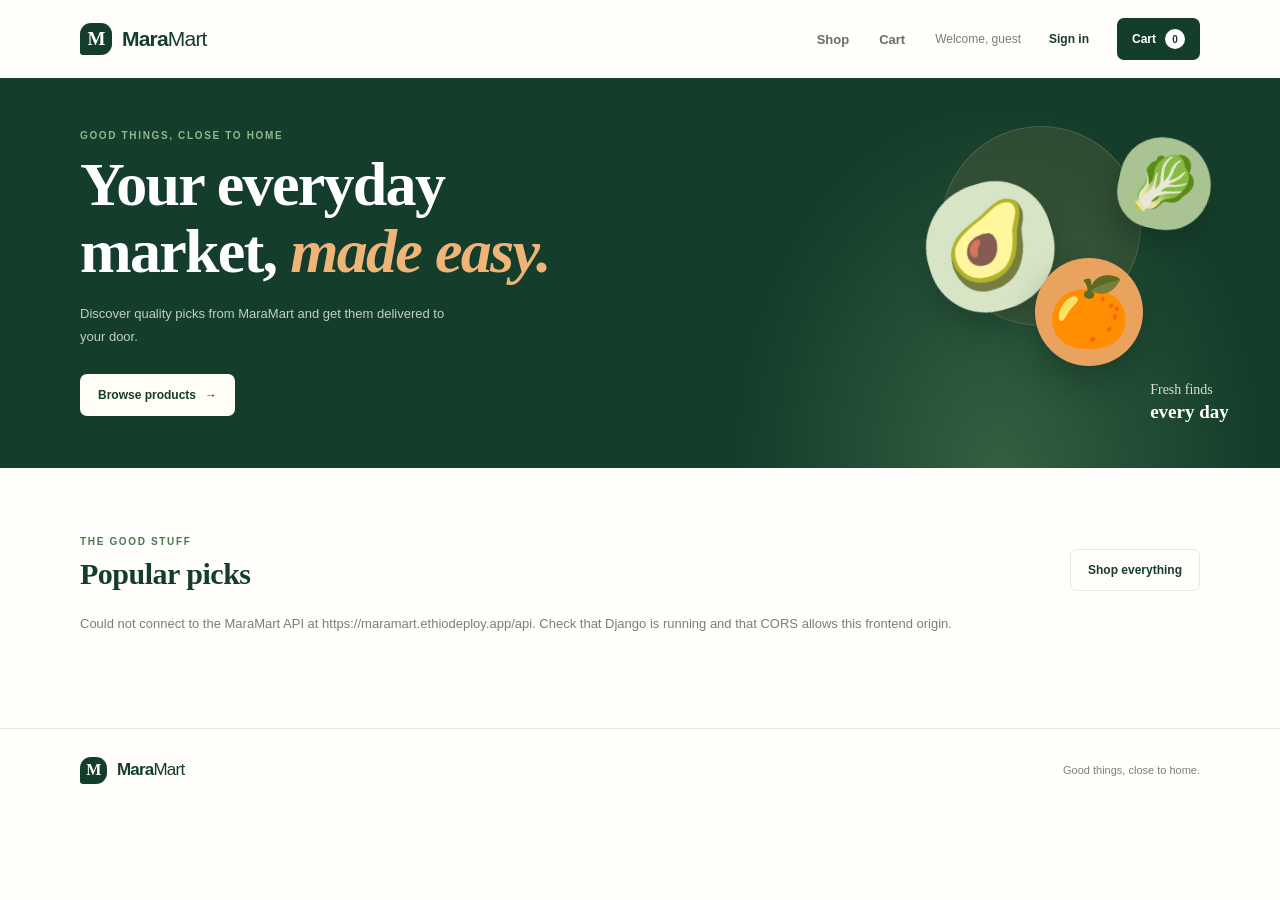
<file: docs/index.html>
<!doctype html>
<html lang="en">
<head>
  <meta charset="utf-8">
  <meta name="viewport" content="width=device-width, initial-scale=1">
  <meta name="theme-color" content="#153d2b">
  <title>MaraMart | Shop local</title>
  <link rel="stylesheet" href="css/style.css">
  <script src="js/api.js" defer></script>
  <script src="js/main.js" defer></script>
</head>
<body data-page="home">
  <header class="site-header">
    <a class="brand" href="index.html" aria-label="MaraMart home"><span class="brand-mark" aria-hidden="true">M</span><span>Mara<span class="brand-light">Mart</span></span></a>
    <nav class="main-nav" aria-label="Main navigation"><a href="products.html">Shop</a><a href="cart.html">Cart</a></nav>
    <div class="header-actions"><span class="account-label" id="account-label">Welcome, guest</span><button class="button button-quiet" id="account-button" type="button">Sign in</button><a class="button button-dark cart-toggle" href="cart.html">Cart <span class="cart-count" id="cart-count">0</span></a></div>
  </header>
  <main>
    <section class="hero">
      <div class="hero-copy"><p class="eyebrow">Good things, close to home</p><h1>Your everyday<br>market, <em>made easy.</em></h1><p class="hero-description">Discover quality picks from MaraMart and get them delivered to your door.</p><a class="button button-light" href="products.html">Browse products <span aria-hidden="true">→</span></a></div>
      <div class="hero-art" aria-hidden="true"><div class="sun"></div><div class="produce produce-one">🥑</div><div class="produce produce-two">🍊</div><div class="produce produce-three">🥬</div><div class="hero-note">Fresh finds<br><strong>every day</strong></div></div>
    </section>
    <section class="shop-section page-width">
      <div class="section-heading"><div><p class="eyebrow">The good stuff</p><h2>Popular picks</h2></div><a class="button button-outline" href="products.html">Shop everything</a></div>
      <p class="status-message" id="home-status" role="status">Loading products…</p>
      <div class="product-grid" id="featured-products"></div>
    </section>
  </main>
  <footer class="site-footer"><a class="brand brand-footer" href="index.html"><span class="brand-mark" aria-hidden="true">M</span><span>Mara<span class="brand-light">Mart</span></span></a><p>Good things, close to home.</p></footer>
  <div class="toast" id="toast" role="status" aria-live="polite"></div>
</body>
</html>
</file>
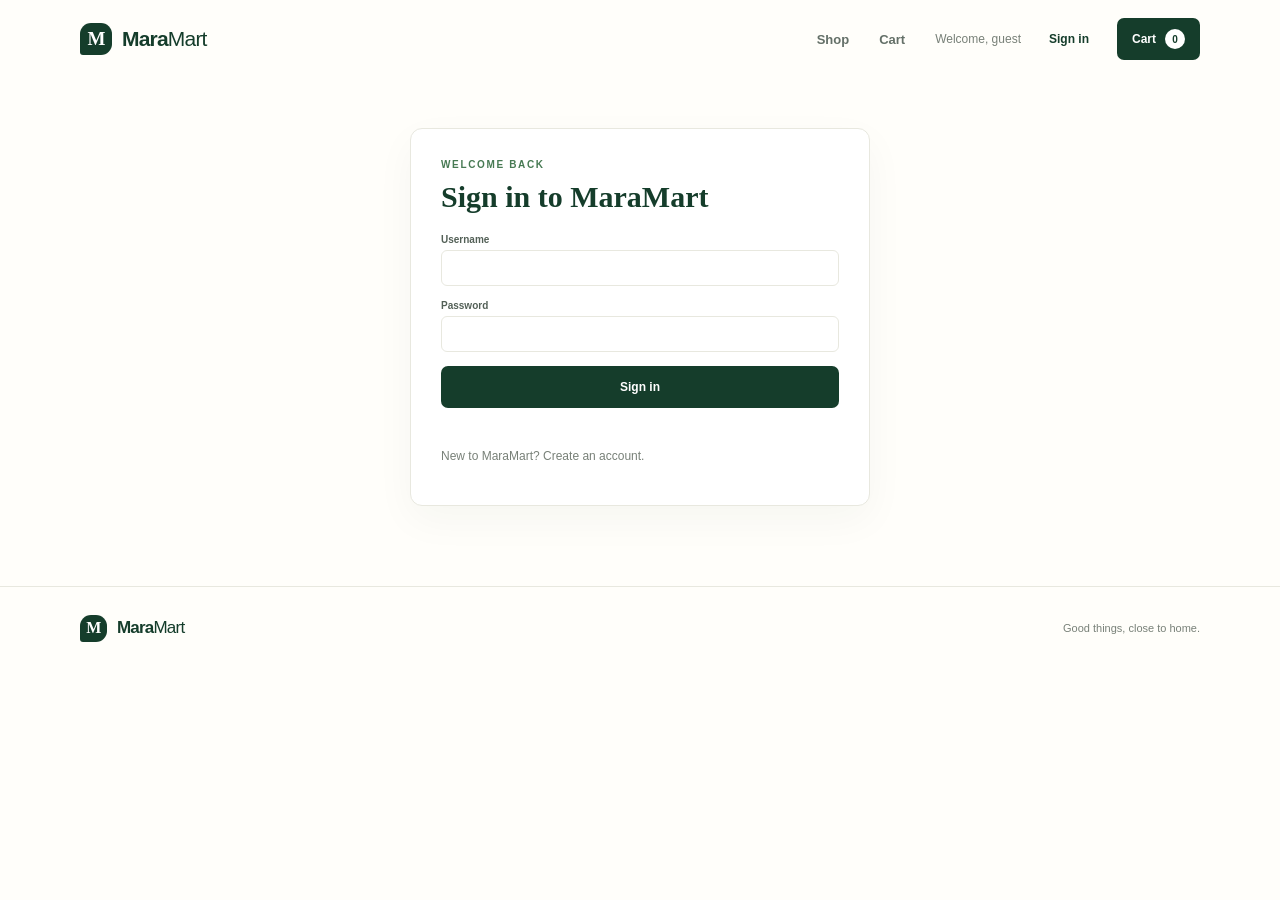
<file: docs/cart.html>
<!doctype html>
<html lang="en">
<head>
  <meta charset="utf-8">
  <meta name="viewport" content="width=device-width, initial-scale=1">
  <meta name="theme-color" content="#153d2b">
  <title>Your cart | MaraMart</title>
  <link rel="stylesheet" href="css/style.css">
  <script src="js/api.js" defer></script>
  <script src="js/main.js" defer></script>
</head>
<body data-page="cart">
  <header class="site-header">
    <a class="brand" href="index.html" aria-label="MaraMart home"><span class="brand-mark" aria-hidden="true">M</span><span>Mara<span class="brand-light">Mart</span></span></a>
    <nav class="main-nav" aria-label="Main navigation"><a href="products.html">Shop</a><a href="cart.html" aria-current="page">Cart</a></nav>
    <div class="header-actions"><span class="account-label" id="account-label">Welcome, guest</span><button class="button button-quiet" id="account-button" type="button">Sign in</button><a class="button button-dark cart-toggle" href="cart.html">Cart <span class="cart-count" id="cart-count">0</span></a></div>
  </header>
  <main>
    <section class="inner-hero"><p class="eyebrow">Almost yours</p><h1>Your shopping cart</h1><p>Review your picks before entering delivery details.</p></section>
    <section class="page-section page-width">
      <p class="status-message" id="cart-status" role="status"></p>
      <div id="cart-content"></div>
    </section>
  </main>
  <footer class="site-footer"><a class="brand brand-footer" href="index.html"><span class="brand-mark" aria-hidden="true">M</span><span>Mara<span class="brand-light">Mart</span></span></a><p>Good things, close to home.</p></footer>
  <div class="toast" id="toast" role="status" aria-live="polite"></div>
</body>
</html>
</file>
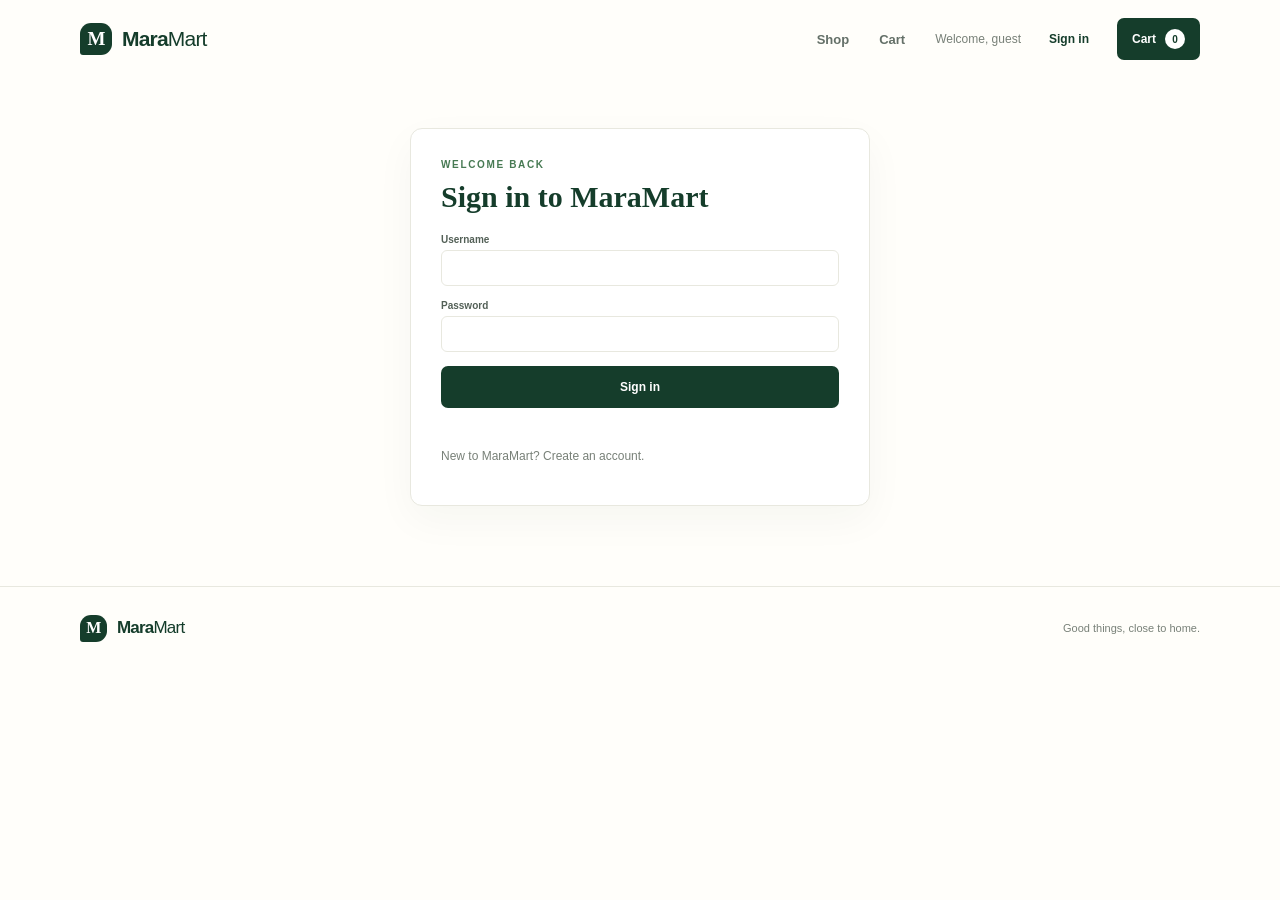
<file: docs/checkout.html>
<!doctype html>
<html lang="en">
<head>
  <meta charset="utf-8">
  <meta name="viewport" content="width=device-width, initial-scale=1">
  <meta name="theme-color" content="#153d2b">
  <title>Checkout | MaraMart</title>
  <link rel="stylesheet" href="css/style.css">
  <script src="js/api.js" defer></script>
  <script src="js/main.js" defer></script>
</head>
<body data-page="checkout">
  <header class="site-header">
    <a class="brand" href="index.html" aria-label="MaraMart home"><span class="brand-mark" aria-hidden="true">M</span><span>Mara<span class="brand-light">Mart</span></span></a>
    <nav class="main-nav" aria-label="Main navigation"><a href="products.html">Shop</a><a href="cart.html">Cart</a></nav>
    <div class="header-actions"><span class="account-label" id="account-label">Welcome, guest</span><button class="button button-quiet" id="account-button" type="button">Sign in</button><a class="button button-dark cart-toggle" href="cart.html">Cart <span class="cart-count" id="cart-count">0</span></a></div>
  </header>
  <main>
    <section class="inner-hero"><p class="eyebrow">One last step</p><h1>Delivery & checkout</h1><p>Tell us where to deliver your order. You can request M-Pesa payment once the order is placed.</p></section>
    <section class="page-section page-width">
      <p class="status-message" id="checkout-status" role="status"></p>
      <div class="checkout-layout" id="checkout-layout">
        <section class="checkout-card">
          <h2>Delivery details</h2>
          <form class="checkout-form" id="checkout-form">
            <label>Full name<input name="full_name" autocomplete="name" required></label>
            <label>Phone number<input name="phone_number" type="tel" autocomplete="tel" placeholder="2547XXXXXXXX" required></label>
            <label>Delivery address<textarea name="delivery_address" rows="3" autocomplete="street-address" required></textarea></label>
            <button class="button button-dark button-wide" id="place-order-button" type="submit">Place order</button>
          </form>
          <div id="order-confirmation" hidden></div>
        </section>
        <aside class="summary-card">
          <h2>Order summary</h2>
          <div id="checkout-items"></div>
          <div class="checkout-total"><span>Total</span><strong id="checkout-total">KSh 0.00</strong></div>
        </aside>
      </div>
    </section>
  </main>
  <footer class="site-footer"><a class="brand brand-footer" href="index.html"><span class="brand-mark" aria-hidden="true">M</span><span>Mara<span class="brand-light">Mart</span></span></a><p>Good things, close to home.</p></footer>
  <div class="toast" id="toast" role="status" aria-live="polite"></div>
</body>
</html>
</file>
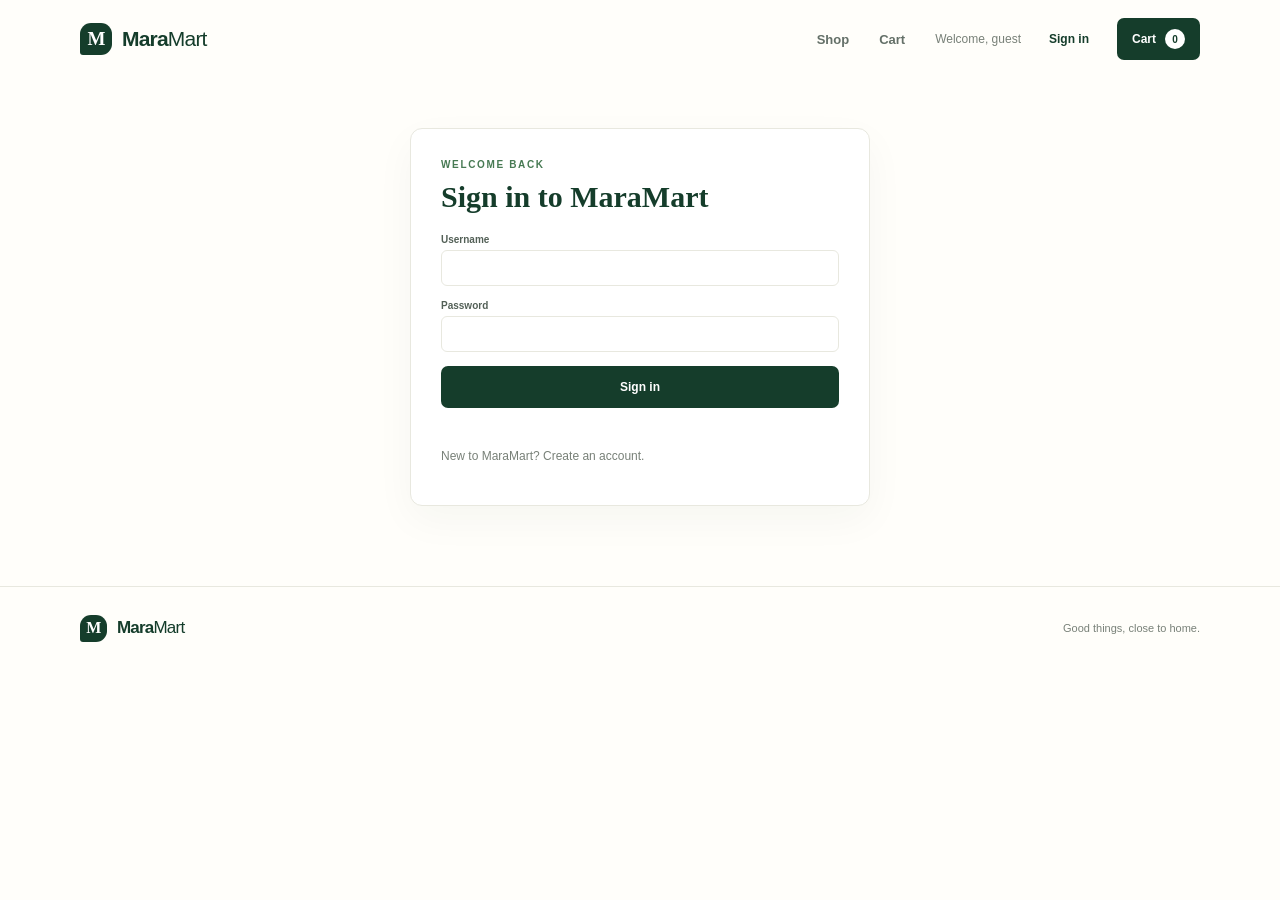
<file: docs/login.html>
<!doctype html>
<html lang="en">
<head>
  <meta charset="utf-8">
  <meta name="viewport" content="width=device-width, initial-scale=1">
  <meta name="theme-color" content="#153d2b">
  <title>Sign in | MaraMart</title>
  <link rel="stylesheet" href="css/style.css">
  <script src="js/api.js" defer></script>
  <script src="js/main.js" defer></script>
</head>
<body data-page="login">
  <header class="site-header">
    <a class="brand" href="index.html" aria-label="MaraMart home"><span class="brand-mark" aria-hidden="true">M</span><span>Mara<span class="brand-light">Mart</span></span></a>
    <nav class="main-nav" aria-label="Main navigation"><a href="products.html">Shop</a><a href="cart.html">Cart</a></nav>
    <div class="header-actions"><span class="account-label" id="account-label">Welcome, guest</span><button class="button button-quiet" id="account-button" type="button">Sign in</button><a class="button button-dark cart-toggle" href="cart.html">Cart <span class="cart-count" id="cart-count">0</span></a></div>
  </header>
  <main class="auth-page">
    <p class="eyebrow">Welcome back</p><h1>Sign in to MaraMart</h1>
    <form class="auth-form" id="login-form">
      <label>Username<input name="username" autocomplete="username" required></label>
      <label>Password<input name="password" type="password" autocomplete="current-password" required></label>
      <button class="button button-dark button-wide" type="submit">Sign in</button>
    </form>
    <p class="form-message" id="form-message" role="status"></p>
    <p class="muted">New to MaraMart? <a href="register.html">Create an account</a>.</p>
  </main>
  <footer class="site-footer"><a class="brand brand-footer" href="index.html"><span class="brand-mark" aria-hidden="true">M</span><span>Mara<span class="brand-light">Mart</span></span></a><p>Good things, close to home.</p></footer>
  <div class="toast" id="toast" role="status" aria-live="polite"></div>
</body>
</html>
</file>
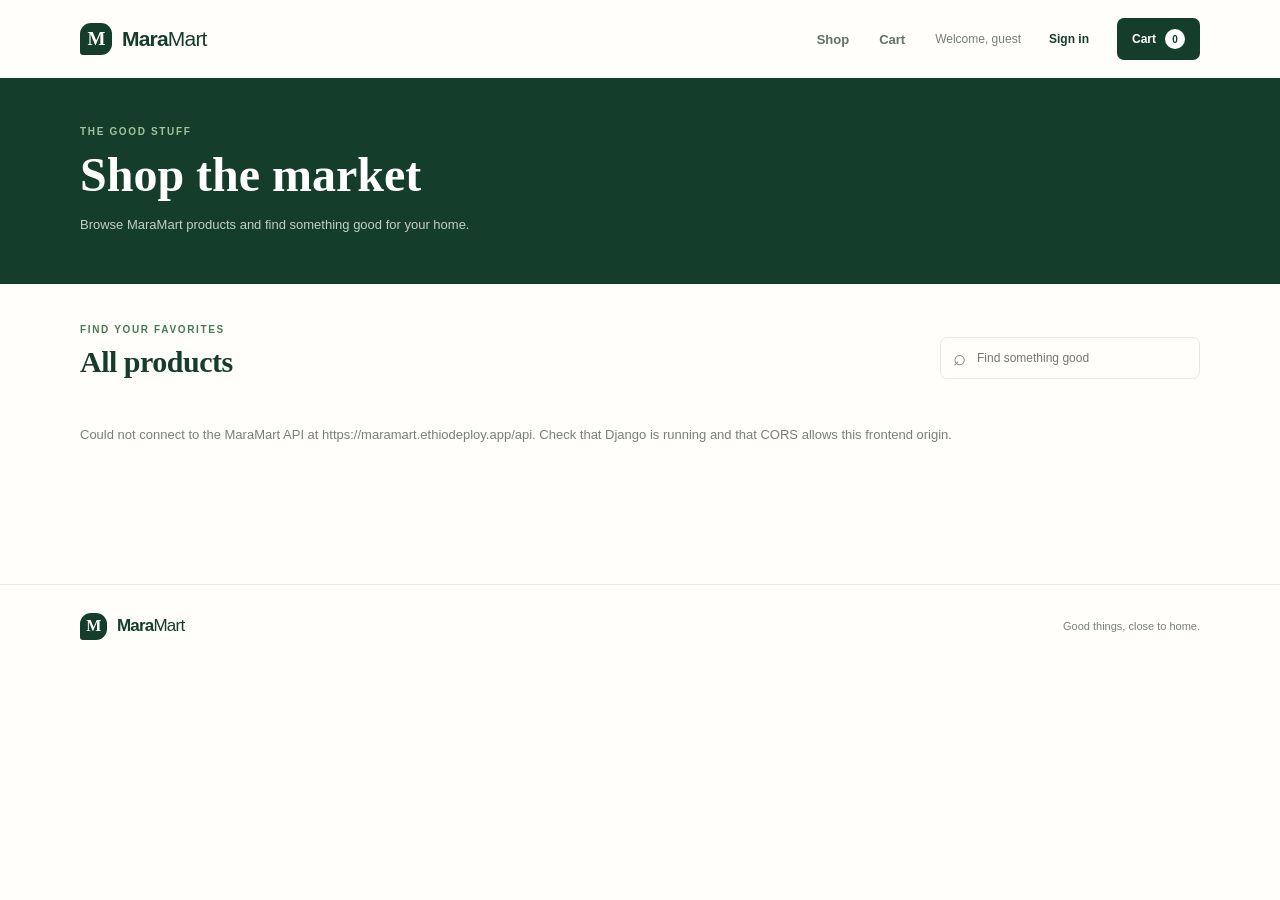
<file: docs/products.html>
<!doctype html>
<html lang="en">
<head>
  <meta charset="utf-8">
  <meta name="viewport" content="width=device-width, initial-scale=1">
  <meta name="theme-color" content="#153d2b">
  <title>Products | MaraMart</title>
  <link rel="stylesheet" href="css/style.css">
  <script src="js/api.js" defer></script>
  <script src="js/main.js" defer></script>
</head>
<body data-page="products">
  <header class="site-header">
    <a class="brand" href="index.html" aria-label="MaraMart home"><span class="brand-mark" aria-hidden="true">M</span><span>Mara<span class="brand-light">Mart</span></span></a>
    <nav class="main-nav" aria-label="Main navigation"><a href="products.html">Shop</a><a href="cart.html">Cart</a></nav>
    <div class="header-actions"><span class="account-label" id="account-label">Welcome, guest</span><button class="button button-quiet" id="account-button" type="button">Sign in</button><a class="button button-dark cart-toggle" href="cart.html">Cart <span class="cart-count" id="cart-count">0</span></a></div>
  </header>
  <main>
    <section class="inner-hero"><p class="eyebrow">The good stuff</p><h1>Shop the market</h1><p>Browse MaraMart products and find something good for your home.</p></section>
    <section class="page-section page-width">
      <div class="section-heading"><div><p class="eyebrow">Find your favorites</p><h2>All products</h2></div><label class="search-box"><span class="sr-only">Search products</span><span aria-hidden="true">⌕</span><input id="search-input" type="search" placeholder="Find something good"></label></div>
      <div class="category-list" id="category-list" aria-label="Filter by category"></div>
      <p class="status-message" id="products-status" role="status">Loading products…</p>
      <div class="product-grid" id="product-grid"></div>
    </section>
  </main>
  <footer class="site-footer"><a class="brand brand-footer" href="index.html"><span class="brand-mark" aria-hidden="true">M</span><span>Mara<span class="brand-light">Mart</span></span></a><p>Good things, close to home.</p></footer>
  <div class="toast" id="toast" role="status" aria-live="polite"></div>
</body>
</html>
</file>
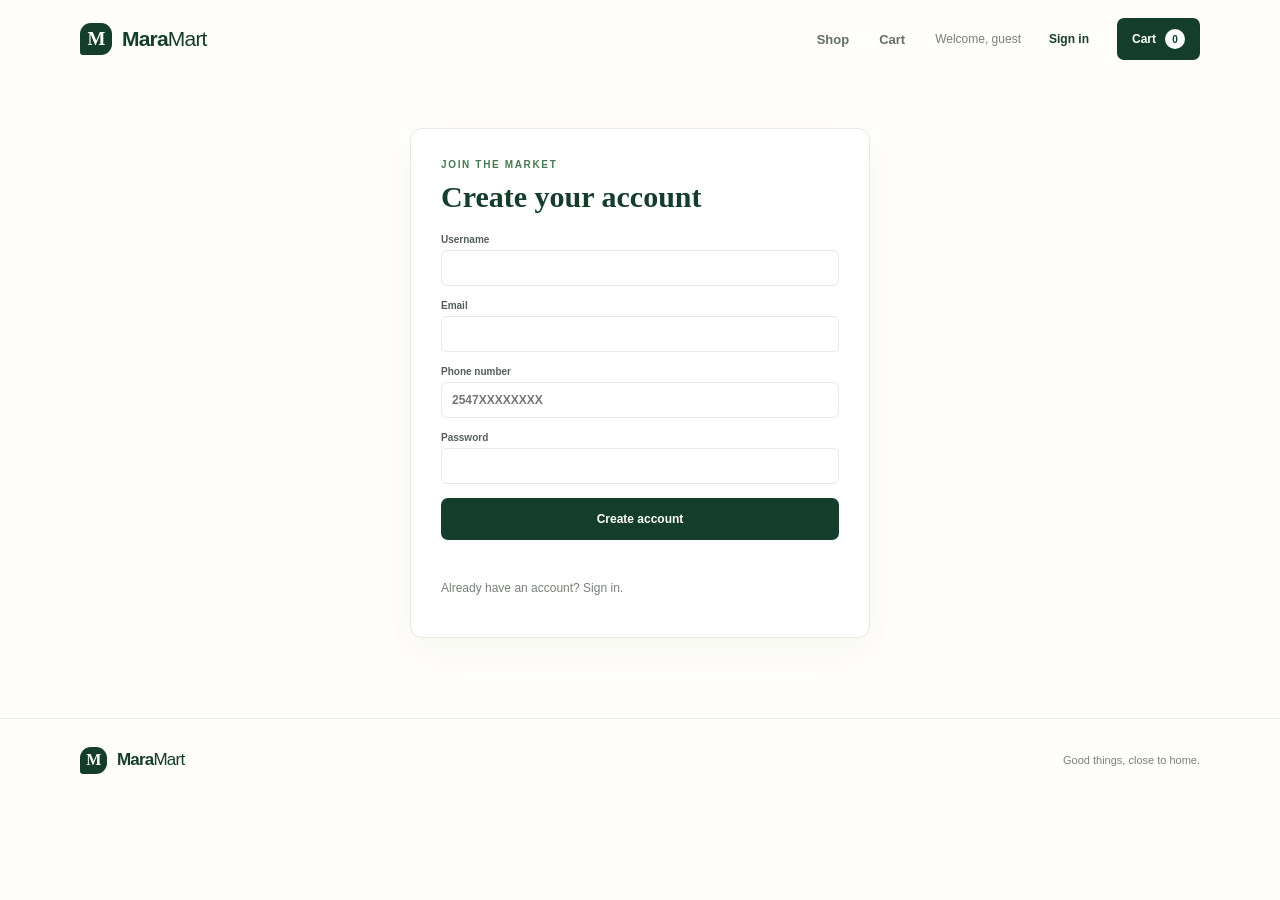
<file: docs/register.html>
<!doctype html>
<html lang="en">
<head>
  <meta charset="utf-8">
  <meta name="viewport" content="width=device-width, initial-scale=1">
  <meta name="theme-color" content="#153d2b">
  <title>Create account | MaraMart</title>
  <link rel="stylesheet" href="css/style.css">
  <script src="js/api.js" defer></script>
  <script src="js/main.js" defer></script>
</head>
<body data-page="register">
  <header class="site-header">
    <a class="brand" href="index.html" aria-label="MaraMart home"><span class="brand-mark" aria-hidden="true">M</span><span>Mara<span class="brand-light">Mart</span></span></a>
    <nav class="main-nav" aria-label="Main navigation"><a href="products.html">Shop</a><a href="cart.html">Cart</a></nav>
    <div class="header-actions"><span class="account-label" id="account-label">Welcome, guest</span><button class="button button-quiet" id="account-button" type="button">Sign in</button><a class="button button-dark cart-toggle" href="cart.html">Cart <span class="cart-count" id="cart-count">0</span></a></div>
  </header>
  <main class="auth-page">
    <p class="eyebrow">Join the market</p><h1>Create your account</h1>
    <form class="auth-form" id="register-form">
      <label>Username<input name="username" autocomplete="username" required></label>
      <label>Email<input name="email" type="email" autocomplete="email" required></label>
      <label>Phone number<input name="phone_number" type="tel" autocomplete="tel" placeholder="2547XXXXXXXX" required></label>
      <label>Password<input name="password" type="password" autocomplete="new-password" minlength="8" required></label>
      <button class="button button-dark button-wide" type="submit">Create account</button>
    </form>
    <p class="form-message" id="form-message" role="status"></p>
    <p class="muted">Already have an account? <a href="login.html">Sign in</a>.</p>
  </main>
  <footer class="site-footer"><a class="brand brand-footer" href="index.html"><span class="brand-mark" aria-hidden="true">M</span><span>Mara<span class="brand-light">Mart</span></span></a><p>Good things, close to home.</p></footer>
  <div class="toast" id="toast" role="status" aria-live="polite"></div>
</body>
</html>
</file>
<file: docs/css/style.css>
:root {
  color-scheme: light;
  --forest: #153d2b;
  --forest-deep: #102f21;
  --leaf: #477a53;
  --cream: #f7f5ee;
  --paper: #fffefa;
  --ink: #1c2921;
  --muted: #788078;
  --line: #e8e8df;
  --orange: #e99b58;
  font-family: 'Segoe UI', Arial, sans-serif;
  color: var(--ink);
  background: var(--paper);
  font-synthesis: none;
  text-rendering: optimizeLegibility;
}

* { box-sizing: border-box; }
html { scroll-behavior: smooth; }
body { margin: 0; min-width: 320px; }
button, input, textarea { font: inherit; }
button, a { -webkit-tap-highlight-color: transparent; }
a { color: inherit; text-decoration: none; }
button { cursor: pointer; }
.page-width { width: min(1120px, calc(100% - 48px)); margin-inline: auto; }
.sr-only { position: absolute; width: 1px; height: 1px; padding: 0; margin: -1px; overflow: hidden; clip: rect(0, 0, 0, 0); white-space: nowrap; border: 0; }

.site-header { height: 78px; padding: 0 max(24px, calc((100% - 1120px) / 2)); display: flex; align-items: center; justify-content: space-between; gap: 30px; background: var(--paper); }
.brand { display: inline-flex; align-items: center; gap: 10px; color: var(--forest); font-size: 21px; font-weight: 700; letter-spacing: -.8px; white-space: nowrap; }
.brand-mark { width: 32px; height: 32px; display: inline-grid; place-items: center; border-radius: 11px 11px 11px 3px; color: white; background: var(--forest); font-family: Georgia, serif; font-size: 19px; }
.brand-light { font-weight: 400; }
.main-nav { display: flex; align-items: center; gap: 30px; margin-left: auto; }
.main-nav a { color: #647068; font-size: 13px; font-weight: 600; transition: color .2s; }
.main-nav a:hover { color: var(--forest); }
.header-actions { display: flex; align-items: center; gap: 10px; }
.account-label { max-width: 130px; overflow: hidden; color: var(--muted); font-size: 12px; text-overflow: ellipsis; white-space: nowrap; }
.button { min-height: 42px; display: inline-flex; align-items: center; justify-content: center; gap: 9px; border: 1px solid transparent; border-radius: 7px; padding: 0 17px; font-size: 12px; font-weight: 700; transition: transform .18s, background .18s, border-color .18s; }
.button:hover { transform: translateY(-1px); }
.button:disabled { cursor: wait; opacity: .65; transform: none; }
.button-quiet { color: var(--forest); background: transparent; }
.button-quiet:hover { background: var(--cream); }
.button-dark { color: white; background: var(--forest); }
.button-dark:hover { background: var(--forest-deep); }
.button-light { color: var(--forest); background: #fffdf6; }
.button-light:hover { background: white; }
.button-outline { border-color: var(--line); color: var(--forest); background: transparent; }
.button-outline:hover { border-color: var(--forest); }
.button-wide { width: 100%; }
.cart-toggle { padding-inline: 14px; }
.cart-count { min-width: 20px; height: 20px; display: inline-grid; place-items: center; border-radius: 50%; color: var(--forest); background: white; font-size: 10px; }

.hero { position: relative; min-height: 390px; display: flex; align-items: center; overflow: hidden; padding: 48px max(24px, calc((100% - 1120px) / 2)); color: white; background: var(--forest); }
.hero::after { position: absolute; inset: 0 0 0 56%; content: ''; background: radial-gradient(ellipse at 50% 100%, #42734b 0, transparent 65%); opacity: .65; }
.hero-copy { position: relative; z-index: 1; width: 53%; }
.eyebrow { margin: 0 0 10px; color: #94b78e; font-size: 10px; font-weight: 700; letter-spacing: 1.65px; text-transform: uppercase; }
.hero h1 { margin: 0; font-family: Georgia, serif; font-size: clamp(42px, 5vw, 62px); font-weight: 600; letter-spacing: -1.7px; line-height: 1.08; }
.hero h1 em { color: #efb578; font-weight: 600; }
.hero-description { max-width: 370px; margin: 17px 0 25px; color: #c1d0c3; font-size: 13px; line-height: 1.8; }
.hero-art { position: absolute; z-index: 1; top: 0; right: 4%; width: 42%; height: 100%; }
.sun { position: absolute; top: 48px; right: 88px; width: 200px; height: 200px; border: 1px solid #ffffff22; border-radius: 50%; background: #d7a05a20; }
.produce { position: absolute; display: grid; place-items: center; filter: drop-shadow(0 16px 15px #08211750); }
.produce-one { top: 105px; right: 175px; width: 128px; height: 128px; border-radius: 50% 44% 48% 45%; background: #d7e4c5; font-size: 77px; transform: rotate(-17deg); }
.produce-two { top: 180px; right: 86px; width: 108px; height: 108px; border-radius: 50%; background: #eaa35e; font-size: 67px; }
.produce-three { top: 60px; right: 18px; width: 92px; height: 92px; border-radius: 47% 53% 50% 40%; background: #aac392; font-size: 58px; transform: rotate(12deg); }
.hero-note { position: absolute; right: 0; bottom: 42px; color: #d6e0d2; font-family: Georgia, serif; font-size: 14px; line-height: 1.4; }
.hero-note strong { color: white; font-size: 19px; }

.shop-section { padding-top: 68px; padding-bottom: 77px; }
.section-heading { display: flex; align-items: end; justify-content: space-between; gap: 20px; margin-bottom: 25px; }
.section-heading .eyebrow { color: var(--leaf); }
.section-heading h2, .drawer-heading h2, .auth-dialog h2 { margin: 0; color: var(--forest); font-family: Georgia, serif; font-size: 30px; font-weight: 600; letter-spacing: -.5px; }
.search-box { width: min(260px, 42%); height: 42px; display: flex; align-items: center; gap: 9px; border: 1px solid var(--line); border-radius: 7px; padding: 0 12px; color: #808980; }
.search-box > span:not(.sr-only) { font-size: 22px; line-height: 1; }
.search-box input { width: 100%; border: 0; outline: 0; color: var(--ink); background: transparent; font-size: 12px; }
.category-list { display: flex; flex-wrap: wrap; gap: 8px; margin: 0 0 23px; }
.category-chip { min-height: 32px; border: 1px solid var(--line); border-radius: 20px; padding: 0 14px; color: #68736a; background: transparent; font-size: 11px; font-weight: 600; }
.category-chip:hover, .category-chip.is-active { border-color: var(--forest); color: white; background: var(--forest); }
.status-message { margin: 20px 0; color: var(--muted); font-size: 13px; }
.status-message:empty { display: none; }
.product-grid { display: grid; grid-template-columns: repeat(4, minmax(0, 1fr)); gap: 18px; }
.product-card { overflow: hidden; border: 1px solid #eeeee7; border-radius: 10px; background: white; transition: box-shadow .2s, transform .2s; }
.product-card:hover { box-shadow: 0 12px 30px #1c29210f; transform: translateY(-3px); }
.product-image { position: relative; height: 188px; display: grid; place-items: center; overflow: hidden; background: #f3f2e9; }
.product-image img { width: 100%; height: 100%; object-fit: cover; }
.image-placeholder { color: #8d9b84; font-size: 48px; }
.product-category { position: absolute; top: 12px; left: 12px; border-radius: 20px; padding: 6px 9px; color: var(--forest); background: #fffefaed; font-size: 9px; font-weight: 700; }
.product-info { padding: 14px; }
.product-info h3 { overflow: hidden; margin: 0 0 5px; color: var(--ink); font-size: 13px; font-weight: 700; text-overflow: ellipsis; white-space: nowrap; }
.product-description { min-height: 32px; margin: 0 0 13px; overflow: hidden; color: var(--muted); font-size: 10px; line-height: 1.55; }
.product-bottom { display: flex; align-items: center; justify-content: space-between; gap: 8px; }
.product-price { color: var(--forest); font-size: 14px; font-weight: 700; }
.product-stock { margin-top: 4px; color: #899188; font-size: 9px; }
.add-button { width: 34px; height: 34px; flex: 0 0 auto; border: 0; border-radius: 7px; color: white; background: var(--forest); font-size: 20px; }
.add-button:hover { background: var(--leaf); }
.add-button:disabled { cursor: not-allowed; background: #c8cec7; }

.orders-section { padding: 0 0 80px; }
.orders-section .section-heading { margin-bottom: 18px; }
.orders-list { display: grid; gap: 12px; }
.order-card { display: flex; align-items: center; justify-content: space-between; gap: 20px; border: 1px solid var(--line); border-radius: 9px; padding: 17px 19px; background: #fff; }
.order-main { min-width: 0; }
.order-title { margin: 0 0 5px; color: var(--forest); font-size: 13px; font-weight: 700; }
.order-meta { margin: 0; color: var(--muted); font-size: 11px; }
.order-actions { display: flex; align-items: center; gap: 12px; }
.order-amount { color: var(--forest); font-size: 13px; font-weight: 700; white-space: nowrap; }
.order-status { display: inline-block; border-radius: 20px; padding: 6px 9px; color: #84652f; background: #f8f0da; font-size: 9px; font-weight: 700; text-transform: capitalize; }
.order-status.status-processing, .order-status.status-shipped, .order-status.status-delivered { color: #376545; background: #e8f1e7; }
.order-status.status-cancelled { color: #9c4a3c; background: #f8e9e5; }
.muted { color: var(--muted); font-size: 12px; }

.site-footer { display: flex; align-items: center; justify-content: space-between; gap: 20px; padding: 24px max(24px, calc((100% - 1120px) / 2)); border-top: 1px solid var(--line); }
.brand-footer { font-size: 17px; }
.brand-footer .brand-mark { width: 27px; height: 27px; font-size: 16px; }
.site-footer p { color: var(--muted); font-size: 11px; }

.drawer-backdrop { position: fixed; z-index: 5; inset: 0; background: #10201880; }
.cart-drawer { position: fixed; z-index: 6; top: 0; right: 0; bottom: 0; width: min(440px, 100%); display: flex; flex-direction: column; padding: 26px; background: var(--paper); box-shadow: -15px 0 40px #1020181a; transform: translateX(105%); transition: transform .25s ease; }
.cart-drawer.is-open { transform: translateX(0); }
.drawer-heading { display: flex; align-items: flex-start; justify-content: space-between; padding-bottom: 20px; border-bottom: 1px solid var(--line); }
.drawer-heading h2 { font-size: 24px; }
.drawer-heading .eyebrow { color: var(--leaf); }
.icon-button { width: 34px; height: 34px; border: 0; border-radius: 50%; color: var(--forest); background: var(--cream); font-size: 22px; line-height: 1; }
.cart-items { flex: 1; overflow-y: auto; padding: 14px 0; }
.cart-item { display: grid; grid-template-columns: 1fr auto; gap: 5px 12px; padding: 14px 0; border-bottom: 1px solid var(--line); }
.cart-item-name { margin: 0; color: var(--ink); font-size: 12px; font-weight: 700; }
.cart-item-price { color: var(--forest); font-size: 12px; font-weight: 700; }
.cart-item-controls { display: flex; align-items: center; gap: 7px; color: var(--muted); font-size: 11px; }
.quantity-button { width: 24px; height: 24px; border: 1px solid var(--line); border-radius: 5px; color: var(--forest); background: white; }
.remove-item { justify-self: end; border: 0; padding: 3px; color: #a45748; background: transparent; font-size: 10px; }
.cart-footer { padding-top: 15px; border-top: 1px solid var(--line); }
.cart-total { display: flex; justify-content: space-between; margin-bottom: 17px; color: var(--ink); font-size: 13px; }
.cart-total strong { color: var(--forest); font-size: 15px; }
.checkout-form, .auth-form { display: grid; gap: 12px; }
.checkout-form h3 { margin: 2px 0 0; color: var(--forest); font-size: 13px; }
.checkout-form label, .auth-form label { display: grid; gap: 5px; color: #536057; font-size: 10px; font-weight: 700; }
.checkout-form input, .checkout-form textarea, .auth-form input { width: 100%; border: 1px solid var(--line); border-radius: 6px; outline: none; padding: 10px; color: var(--ink); background: #fff; font-size: 12px; resize: vertical; }
.checkout-form input:focus, .checkout-form textarea:focus, .auth-form input:focus { border-color: var(--leaf); box-shadow: 0 0 0 3px #477a5315; }
.form-hint { margin: -2px 0 0; color: var(--muted); font-size: 9px; line-height: 1.6; }

.auth-dialog { position: fixed; width: min(420px, calc(100% - 32px)); max-width: none; max-height: min(90vh, 700px); overflow-y: auto; border: 0; border-radius: 12px; padding: 30px; color: var(--ink); background: var(--paper); box-shadow: 0 20px 70px #10201840; }
.auth-dialog::backdrop { background: #10201880; }
.auth-dialog .eyebrow { color: var(--leaf); }
.auth-dialog h2 { margin-bottom: 20px; font-size: 27px; }
.dialog-close { position: absolute; top: 18px; right: 18px; }
.auth-tabs { display: grid; grid-template-columns: 1fr 1fr; gap: 4px; margin-bottom: 18px; border-radius: 7px; padding: 4px; background: var(--cream); }
.auth-tab { min-height: 34px; border: 0; border-radius: 5px; color: var(--muted); background: transparent; font-size: 11px; font-weight: 700; }
.auth-tab.is-active { color: var(--forest); background: white; box-shadow: 0 1px 5px #1c29210c; }
.auth-form[hidden] { display: none; }
.form-message { min-height: 16px; margin: 13px 0 0; color: var(--leaf); font-size: 11px; line-height: 1.5; }
.form-message.is-error { color: #a34436; }
.toast { position: fixed; z-index: 10; right: 24px; bottom: 24px; max-width: min(380px, calc(100% - 48px)); border-radius: 8px; padding: 13px 17px; color: white; background: var(--forest-deep); box-shadow: 0 8px 24px #10201830; font-size: 12px; opacity: 0; pointer-events: none; transform: translateY(10px); transition: opacity .2s, transform .2s; }
.toast.is-visible { opacity: 1; transform: translateY(0); }

@media (max-width: 860px) {
  .site-header { gap: 16px; }
  .main-nav { gap: 17px; }
  .account-label { display: none; }
  .product-grid { grid-template-columns: repeat(3, minmax(0, 1fr)); }
  .hero-art { right: 0; width: 45%; transform: scale(.88); transform-origin: center right; }
}
@media (max-width: 640px) {
  .page-width { width: calc(100% - 36px); }
  .site-header { height: 66px; padding: 0 18px; gap: 10px; }
  .brand { gap: 7px; font-size: 18px; }
  .brand-mark { width: 29px; height: 29px; }
  .main-nav { display: none; }
  .header-actions { margin-left: auto; gap: 4px; }
  .header-actions .button { min-height: 36px; padding: 0 10px; font-size: 10px; }
  .hero { min-height: 420px; align-items: flex-start; padding: 55px 22px; }
  .hero-copy { width: 100%; }
  .hero h1 { font-size: clamp(41px, 12vw, 54px); }
  .hero-description { max-width: 290px; font-size: 12px; }
  .hero-art { top: auto; right: -9px; bottom: -96px; width: 68%; height: 255px; transform: scale(.7); transform-origin: bottom right; opacity: .88; }
  .hero-copy .button { position: relative; z-index: 2; }
  .shop-section { padding-top: 48px; padding-bottom: 55px; }
  .section-heading { align-items: flex-start; }
  .section-heading h2 { font-size: 26px; }
  .search-box { width: 44%; min-width: 135px; height: 38px; }
  .product-grid { grid-template-columns: repeat(2, minmax(0, 1fr)); gap: 11px; }
  .product-image { height: 145px; }
  .product-info { padding: 11px; }
  .product-info h3 { font-size: 12px; }
  .product-description { font-size: 9px; }
  .product-price { font-size: 12px; }
  .add-button { width: 31px; height: 31px; }
  .orders-section { padding-bottom: 55px; }
  .orders-section .section-heading { align-items: center; }
  .order-card { align-items: flex-start; padding: 13px; }
  .order-actions { flex-direction: column; align-items: flex-end; gap: 7px; }
  .order-title { font-size: 11px; }
  .order-meta { max-width: 190px; font-size: 9px; }
  .order-actions .button { min-height: 33px; padding: 0 10px; font-size: 9px; }
  .site-footer { padding: 20px 18px; }
  .site-footer p { font-size: 9px; }
  .cart-drawer { padding: 20px; }
}
@media (prefers-reduced-motion: reduce) {
  *, *::before, *::after { scroll-behavior: auto !important; transition-duration: .01ms !important; }
}

.inner-hero { padding: 48px max(24px, calc((100% - 1120px) / 2)); color: white; background: var(--forest); }
.inner-hero .eyebrow { color: #a4c29d; }
.inner-hero h1 { margin: 0; font-family: Georgia, serif; font-size: clamp(34px, 5vw, 48px); font-weight: 600; }
.inner-hero p:last-child { max-width: 560px; margin: 12px 0 0; color: #c1d0c3; font-size: 13px; line-height: 1.7; }
.page-section { min-height: 300px; padding-top: 40px; padding-bottom: 70px; }
.inline-actions { display: flex; flex-wrap: wrap; align-items: center; gap: 12px; }
.auth-page { width: min(460px, calc(100% - 36px)); margin: 50px auto 80px; border: 1px solid var(--line); border-radius: 12px; padding: 30px; background: white; box-shadow: 0 14px 40px #1c29210a; }
.auth-page .eyebrow { color: var(--leaf); }
.auth-page h1 { margin: 0 0 20px; color: var(--forest); font-family: Georgia, serif; font-size: 30px; font-weight: 600; }
.auth-form { display: grid; gap: 14px; }
.form-message { min-height: 16px; margin: 13px 0 0; color: var(--leaf); font-size: 11px; line-height: 1.5; }
.form-message.is-error { color: #a34436; }
.checkout-layout { display: grid; grid-template-columns: minmax(0, 1fr) minmax(250px, .7fr); gap: 30px; align-items: start; }
.checkout-card, .summary-card { border: 1px solid var(--line); border-radius: 10px; padding: 22px; background: white; }
.checkout-card h2, .summary-card h2 { margin: 0 0 18px; color: var(--forest); font-family: Georgia, serif; font-size: 21px; font-weight: 600; }
.checkout-form { display: grid; gap: 14px; }
.checkout-form label { display: grid; gap: 6px; color: #536057; font-size: 11px; font-weight: 700; }
.checkout-form input, .checkout-form textarea { width: 100%; border: 1px solid var(--line); border-radius: 6px; outline: none; padding: 11px; color: var(--ink); background: #fff; font-size: 12px; resize: vertical; }
.checkout-form input:focus, .checkout-form textarea:focus { border-color: var(--leaf); box-shadow: 0 0 0 3px #477a5315; }
.checkout-row { display: flex; justify-content: space-between; gap: 15px; padding: 11px 0; border-bottom: 1px solid var(--line); color: var(--muted); font-size: 11px; }
.checkout-row strong { color: var(--ink); text-align: right; }
.checkout-total { display: flex; justify-content: space-between; padding-top: 15px; color: var(--forest); font-size: 14px; font-weight: 700; }
.empty-state { padding: 35px 20px; border: 1px dashed #d9ded5; border-radius: 9px; color: var(--muted); text-align: center; font-size: 12px; line-height: 1.7; }
.empty-state p { margin: 0 0 14px; }
.cart-item { display: grid; grid-template-columns: 1fr auto; gap: 5px 12px; padding: 15px 0; border-bottom: 1px solid var(--line); }
.cart-item-name { margin: 0; color: var(--ink); font-size: 12px; font-weight: 700; }
.cart-item-price { color: var(--forest); font-size: 12px; font-weight: 700; }
.cart-item-controls { display: flex; align-items: center; gap: 7px; color: var(--muted); font-size: 11px; }
.quantity-button { width: 25px; height: 25px; border: 1px solid var(--line); border-radius: 5px; color: var(--forest); background: white; }
.remove-item { justify-self: end; border: 0; padding: 3px; color: #a45748; background: transparent; font-size: 10px; }
.cart-summary { display: flex; align-items: center; justify-content: space-between; gap: 15px; margin-top: 20px; }
.cart-summary strong { color: var(--forest); font-size: 16px; }
.order-card { display: flex; align-items: center; justify-content: space-between; gap: 20px; border: 1px solid var(--line); border-radius: 9px; padding: 17px 19px; background: #fff; }
.order-main { min-width: 0; }
.order-title { margin: 0 0 5px; color: var(--forest); font-size: 13px; font-weight: 700; }
.order-meta { margin: 0; color: var(--muted); font-size: 11px; }
.order-actions { display: flex; align-items: center; gap: 12px; }
.order-amount { color: var(--forest); font-size: 13px; font-weight: 700; white-space: nowrap; }
.order-status { display: inline-block; border-radius: 20px; padding: 6px 9px; color: #84652f; background: #f8f0da; font-size: 9px; font-weight: 700; text-transform: capitalize; }
.order-status.status-processing, .order-status.status-shipped, .order-status.status-delivered { color: #376545; background: #e8f1e7; }
.order-status.status-cancelled { color: #9c4a3c; background: #f8e9e5; }
.muted { color: var(--muted); font-size: 12px; }
.toast { position: fixed; z-index: 10; right: 24px; bottom: 24px; max-width: min(380px, calc(100% - 48px)); border-radius: 8px; padding: 13px 17px; color: white; background: var(--forest-deep); box-shadow: 0 8px 24px #10201830; font-size: 12px; opacity: 0; pointer-events: none; transform: translateY(10px); transition: opacity .2s, transform .2s; }
.toast.is-visible { opacity: 1; transform: translateY(0); }
[hidden] { display: none !important; }

@media (max-width: 640px) {
  .inner-hero { padding: 38px 20px; }
  .page-section { padding-top: 30px; padding-bottom: 50px; }
  .auth-page { margin-top: 30px; padding: 23px; }
  .checkout-layout { grid-template-columns: 1fr; gap: 15px; }
  .order-card { align-items: flex-start; padding: 13px; }
  .order-actions { flex-direction: column; align-items: flex-end; gap: 7px; }
  .order-title { font-size: 11px; }
  .order-meta { max-width: 190px; font-size: 9px; }
}
</file>
